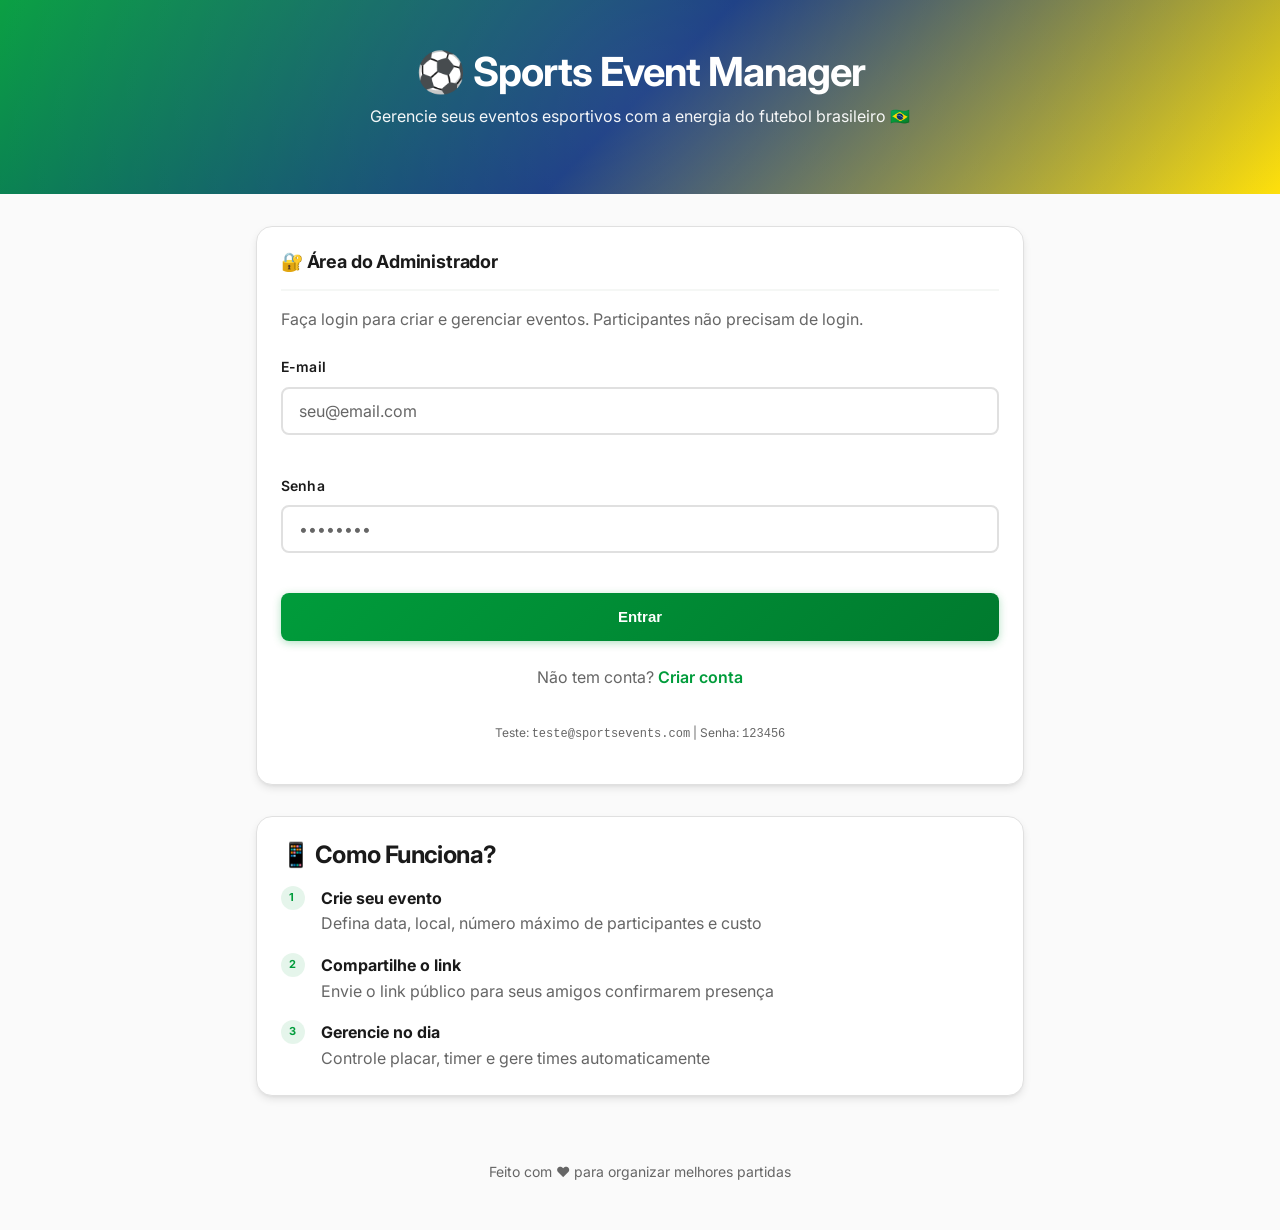
<file: index.html>
<!DOCTYPE html>
<html lang="pt-BR">
<head>
  <meta charset="UTF-8">
  <meta name="viewport" content="width=device-width, initial-scale=1.0">
  <meta name="description" content="Gerenciador de Eventos Esportivos - Organize suas partidas com facilidade">
  <meta name="theme-color" content="#009c3b">
  
  <title>Sports Event Manager - Painel Admin</title>
  
  <!-- Preconnect para performance -->
  <link rel="preconnect" href="https://fonts.googleapis.com">
  <link rel="preconnect" href="https://fonts.gstatic.com" crossorigin>
  <link href="https://fonts.googleapis.com/css2?family=Inter:wght@400;500;600;700&display=swap" rel="stylesheet">
  
  <!-- Styles -->
  <link rel="stylesheet" href="assets/css/style.css">
</head>
<body>
  <!-- Header -->
  <header class="page-header">
    <div class="page-header-content">
      <h1>⚽ Sports Event Manager</h1>
      <p class="text-muted" style="color: rgba(255,255,255,0.95); margin-top: var(--spacing-sm);">
        Gerencie seus eventos esportivos com a energia do futebol brasileiro 🇧🇷
      </p>
      <div id="user-info" class="user-info hidden"></div>
    </div>
  </header>

  <!-- Main Content -->
  <main class="main-content page-enter">
    <!-- Login Section -->
    <section id="login-section" class="mb-xl">
      <div class="card">
        <div class="card-header">
          <h3 class="card-title">🔐 Área do Administrador</h3>
        </div>
        <p class="text-muted mb-lg">
          Faça login para criar e gerenciar eventos. Participantes não precisam de login.
        </p>
        
        <form id="login-form" class="flex flex-col gap-md">
          <div class="form-group">
            <label class="form-label" for="login-email">E-mail</label>
            <input 
              type="email" 
              id="login-email" 
              class="form-input" 
              placeholder="seu@email.com"
              required
              autocomplete="email"
            >
          </div>
          
          <div class="form-group">
            <label class="form-label" for="login-password">Senha</label>
            <input 
              type="password" 
              id="login-password" 
              class="form-input" 
              placeholder="••••••••"
              required
              autocomplete="current-password"
            >
          </div>
          
          <button type="submit" class="btn btn-primary">
            Entrar
          </button>
          
          <p class="text-center text-muted mt-sm">
            Não tem conta? <a href="#" id="show-register-btn" class="link">Criar conta</a>
          </p>
          <p class="text-center text-xs text-muted">
            Teste: <code>teste@sportsevents.com</code> | Senha: <code>123456</code>
          </p>
        </form>
      </div>
    </section>

    <!-- Admin Panel (hidden until login) -->
    <section id="admin-panel" class="hidden">
      <div class="flex justify-between items-center mb-lg">
        <h2>Meus Eventos</h2>
        <div class="flex gap-sm">
          <button id="logout-btn" class="btn btn-secondary">
            Sair
          </button>
          <button id="create-event-btn" class="btn btn-primary">
            <span>➕</span> Novo Evento
          </button>
        </div>
      </div>

      <!-- Events List -->
      <div id="events-list" class="flex flex-col gap-md">
        <!-- Events will be rendered here -->
        <div class="skeleton skeleton-card"></div>
        <div class="skeleton skeleton-card"></div>
        <div class="skeleton skeleton-card"></div>
      </div>
    </section>

    <!-- Public Info -->
    <section class="mt-xl">
      <div class="card">
        <h3>📱 Como Funciona?</h3>
        <div class="flex flex-col gap-md mt-md">
          <div class="flex gap-md">
            <div class="badge badge-primary" style="min-width: 24px; height: 24px;">1</div>
            <div>
              <strong>Crie seu evento</strong>
              <p class="text-muted mb-0">Defina data, local, número máximo de participantes e custo</p>
            </div>
          </div>
          <div class="flex gap-md">
            <div class="badge badge-primary" style="min-width: 24px; height: 24px;">2</div>
            <div>
              <strong>Compartilhe o link</strong>
              <p class="text-muted mb-0">Envie o link público para seus amigos confirmarem presença</p>
            </div>
          </div>
          <div class="flex gap-md">
            <div class="badge badge-primary" style="min-width: 24px; height: 24px;">3</div>
            <div>
              <strong>Gerencie no dia</strong>
              <p class="text-muted mb-0">Controle placar, timer e gere times automaticamente</p>
            </div>
          </div>
        </div>
      </div>
    </section>
  </main>

  <!-- Footer -->
  <footer style="text-align: center; padding: var(--spacing-xl); color: var(--color-text-muted); font-size: 0.875rem;">
    <p>Feito com ❤️ para organizar melhores partidas</p>
  </footer>

  <!-- Scripts -->
  <script src="assets/js/script.js" type="module"></script>
  <script>
    // Botão de registro na página inicial
    document.getElementById('show-register-btn')?.addEventListener('click', (e) => {
      e.preventDefault();
      if (typeof showRegisterModal === 'function') {
        showRegisterModal();
      }
    });
  </script>
</body>
</html>
</file>
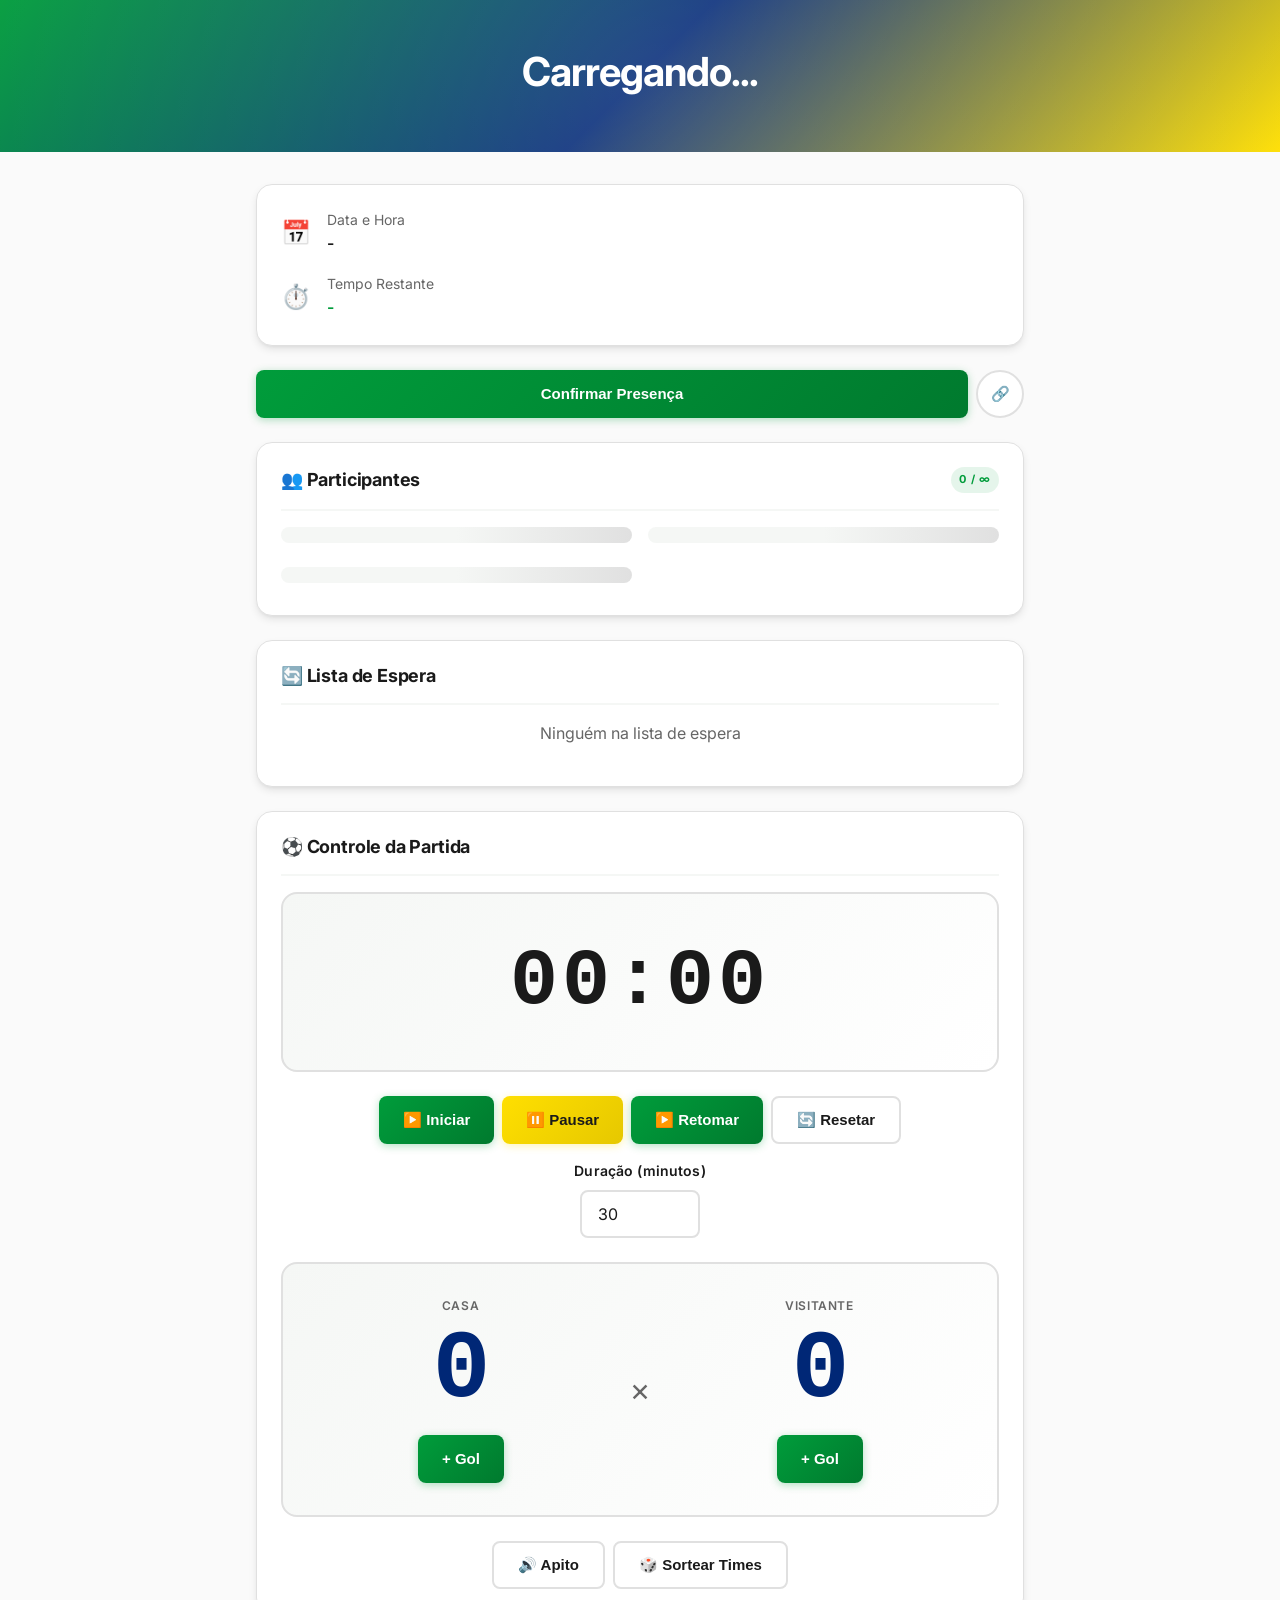
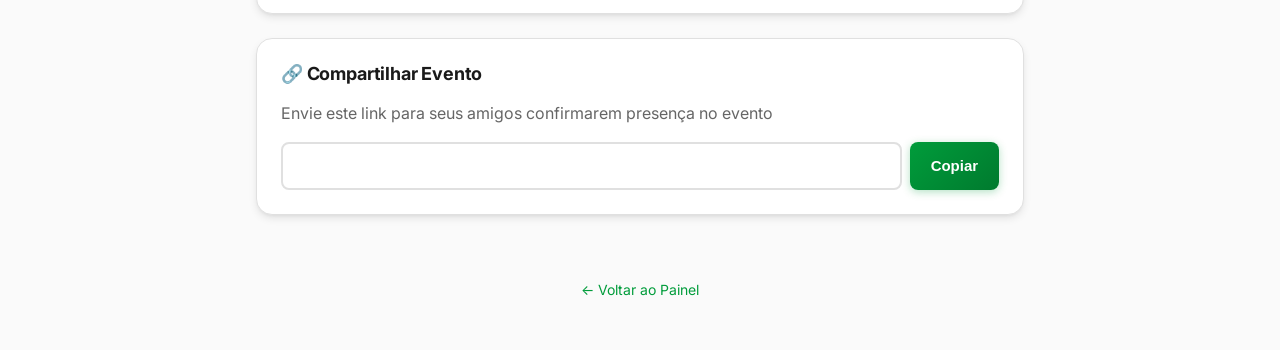
<file: evento.html>
<!DOCTYPE html>
<html lang="pt-BR">
<head>
  <meta charset="UTF-8">
  <meta name="viewport" content="width=device-width, initial-scale=1.0">
  <meta name="description" content="Detalhes do Evento Esportivo">
  <meta name="theme-color" content="#009c3b">
  
  <title>Detalhes do Evento - Sports Event Manager</title>
  
  <!-- Preconnect para performance -->
  <link rel="preconnect" href="https://fonts.googleapis.com">
  <link rel="preconnect" href="https://fonts.gstatic.com" crossorigin>
  <link href="https://fonts.googleapis.com/css2?family=Inter:wght@400;500;600;700&display=swap" rel="stylesheet">
  
  <!-- Styles -->
  <link rel="stylesheet" href="assets/css/style.css">
</head>
<body>
  <!-- Header -->
  <header class="page-header">
    <div class="page-header-content">
      <h1 id="event-name">Carregando...</h1>
      <div id="event-status" class="mt-sm"></div>
    </div>
  </header>

  <!-- Main Content -->
  <main class="main-content page-enter">
    <!-- Event Info Card -->
    <section class="card mb-lg">
      <div class="flex flex-col gap-md">
        <div class="flex items-center gap-md">
          <span style="font-size: 1.5rem;">📅</span>
          <div>
            <div class="text-muted" style="font-size: 0.875rem;">Data e Hora</div>
            <div id="event-date-time" style="font-weight: 600;">-</div>
          </div>
        </div>
        
        <div class="flex items-center gap-md">
          <span style="font-size: 1.5rem;">⏱️</span>
          <div>
            <div class="text-muted" style="font-size: 0.875rem;">Tempo Restante</div>
            <div id="event-countdown" style="font-weight: 600; color: var(--color-primary);">-</div>
          </div>
        </div>
        
        <div id="location-section" class="hidden flex items-center gap-md">
          <span style="font-size: 1.5rem;">📍</span>
          <div>
            <div class="text-muted" style="font-size: 0.875rem;">Local</div>
            <div id="event-location" style="font-weight: 600;">-</div>
          </div>
        </div>
        
        <div id="cost-section" class="hidden flex items-center gap-md">
          <span style="font-size: 1.5rem;">💰</span>
          <div>
            <div class="text-muted" style="font-size: 0.875rem;">Valor por Pessoa</div>
            <div id="value-per-person" style="font-weight: 600; color: var(--color-success);">-</div>
          </div>
        </div>
        
        <div id="description-section" class="hidden mt-md">
          <div class="text-muted" style="font-size: 0.875rem; margin-bottom: var(--spacing-sm);">Descrição</div>
          <p id="event-description" style="margin: 0; line-height: 1.6;">-</p>
        </div>
      </div>
    </section>

    <!-- Action Buttons -->
    <section class="flex gap-sm mb-lg">
      <button id="join-btn" class="btn btn-primary" style="flex: 1;">
        Confirmar Presença
      </button>
      <button id="share-btn" class="btn btn-secondary btn-icon" title="Compartilhar">
        🔗
      </button>
    </section>

    <!-- Participants Section -->
    <section class="card mb-lg">
      <div class="card-header">
        <h3 class="card-title">👥 Participantes</h3>
        <div class="badge badge-primary">
          <span id="participants-count">0</span>/<span id="max-participants">∞</span>
        </div>
      </div>
      
      <div id="participants-list" class="participants-grid">
        <!-- Participants will be rendered here -->
        <div class="skeleton skeleton-text"></div>
        <div class="skeleton skeleton-text"></div>
        <div class="skeleton skeleton-text"></div>
      </div>
    </section>

    <!-- Reserves Section -->
    <section id="reserves-section" class="card mb-lg">
      <div class="card-header">
        <h3 class="card-title">🔄 Lista de Espera</h3>
      </div>
      
      <div id="reserves-list" class="list">
        <!-- Reserves will be rendered here -->
        <p class="text-muted text-center">Ninguém na lista de espera</p>
      </div>
    </section>

    <!-- Map Section (hidden until join) -->
    <section id="map-section" class="card mb-lg hidden">
      <div class="card-header">
        <h3 class="card-title">🗺️ Localização</h3>
      </div>
      
      <div id="map-container" class="map-container">
        <!-- Google Maps will be loaded here -->
      </div>
    </section>

    <!-- Match Controls (admin only or after start) -->
    <section id="match-section" class="card mb-lg">
      <div class="card-header">
        <h3 class="card-title">⚽ Controle da Partida</h3>
      </div>
      
      <!-- Timer -->
      <div class="mb-lg">
        <div id="timer-display" class="timer-display mb-lg">
          00:00
        </div>
        
        <div class="flex gap-sm justify-center flex-wrap">
          <button id="start-match-btn" class="btn btn-success">
            ▶️ Iniciar
          </button>
          <button id="pause-match-btn" class="btn btn-warning">
            ⏸️ Pausar
          </button>
          <button id="resume-match-btn" class="btn btn-primary">
            ▶️ Retomar
          </button>
          <button id="reset-match-btn" class="btn btn-secondary">
            🔄 Resetar
          </button>
        </div>
        
        <div class="form-group mt-md text-center">
          <label class="form-label" for="match-duration">Duração (minutos)</label>
          <input type="number" id="match-duration" class="form-input" value="30" min="5" max="120" style="max-width: 120px; display: inline-block;">
        </div>
      </div>
      
      <!-- Scoreboard -->
      <div class="scoreboard mb-lg">
        <div class="score-team">
          <div class="score-label">Casa</div>
          <div id="home-score" class="score-value">0</div>
          <button id="home-goal-btn" class="btn btn-primary mt-sm">
            + Gol
          </button>
        </div>
        
        <div class="text-muted" style="font-size: 2rem;">×</div>
        
        <div class="score-team">
          <div class="score-label">Visitante</div>
          <div id="away-score" class="score-value">0</div>
          <button id="away-goal-btn" class="btn btn-primary mt-sm">
            + Gol
          </button>
        </div>
      </div>
      
      <!-- Additional Controls -->
      <div class="flex gap-sm justify-center flex-wrap">
        <button id="whistle-btn" class="btn btn-secondary">
          🔊 Apito
        </button>
        <button onclick="generateTeamsForEvent()" class="btn btn-secondary">
          🎲 Sortear Times
        </button>
      </div>
    </section>

    <!-- Share Link -->
    <section class="card">
      <h3 class="card-title mb-md">🔗 Compartilhar Evento</h3>
      <p class="text-muted mb-md">
        Envie este link para seus amigos confirmarem presença no evento
      </p>
      <div class="flex gap-sm">
        <input 
          type="text" 
          id="share-link" 
          class="form-input" 
          readonly
          onclick="this.select()"
          value=""
        >
        <button id="copy-link-btn" class="btn btn-primary" onclick="handleShare()">
          Copiar
        </button>
      </div>
    </section>
  </main>

  <!-- Footer -->
  <footer style="text-align: center; padding: var(--spacing-xl); color: var(--color-text-muted); font-size: 0.875rem;">
    <p><a href="index.html">← Voltar ao Painel</a></p>
  </footer>

  <!-- Scripts -->
  <script src="assets/js/script.js" type="module"></script>
</body>
</html>
</file>
<file: assets/css/style.css>
/* ============================================
   DESIGN SYSTEM - CORES DO BRASIL
   ============================================ */
:root {
  /* Cores Primárias - Verde Brasil */
  --color-primary: #009c3b;
  --color-primary-hover: #007a2e;
  --color-primary-light: rgba(0, 156, 59, 0.1);
  --color-primary-glow: rgba(0, 156, 59, 0.3);
  
  /* Cores Secundárias - Amarelo Ouro */
  --color-secondary: #ffdf00;
  --color-secondary-hover: #e6c800;
  --color-secondary-light: rgba(255, 223, 0, 0.1);
  
  /* Cor de Destaque - Azul Celeste */
  --color-accent: #002776;
  --color-accent-hover: #001f5c;
  --color-accent-light: rgba(0, 39, 118, 0.1);
  
  /* Cores Neutras */
  --color-bg: #fafafa;
  --color-surface: #ffffff;
  --color-surface-2: #f5f7f5;
  --color-text: #1a1a1a;
  --color-text-muted: #666666;
  --color-text-disabled: #999999;
  --color-border: #e0e0e0;
  --color-border-focus: #009c3b;
  
  /* Cores Semânticas */
  --color-success: #009c3b;
  --color-success-bg: rgba(0, 156, 59, 0.1);
  --color-warning: #ffdf00;
  --color-warning-bg: rgba(255, 223, 0, 0.15);
  --color-error: #dc3545;
  --color-error-bg: rgba(220, 53, 69, 0.1);
  --color-info: #002776;
  --color-info-bg: rgba(0, 39, 118, 0.1);
  
  /* Espaçamento */
  --spacing-xs: 0.25rem;
  --spacing-sm: 0.5rem;
  --spacing-md: 1rem;
  --spacing-lg: 1.5rem;
  --spacing-xl: 2rem;
  --spacing-2xl: 3rem;
  --spacing-3xl: 4rem;
  
  /* Border Radius */
  --radius-sm: 0.375rem;
  --radius-md: 0.5rem;
  --radius-lg: 0.75rem;
  --radius-xl: 1rem;
  --radius-2xl: 1.5rem;
  --radius-full: 9999px;
  
  /* Sombras */
  --shadow-xs: 0 1px 2px 0 rgb(0 0 0 / 0.05);
  --shadow-sm: 0 2px 4px 0 rgb(0 0 0 / 0.06), 0 1px 2px 0 rgb(0 0 0 / 0.04);
  --shadow-md: 0 4px 8px -1px rgb(0 0 0 / 0.1), 0 2px 4px -2px rgb(0 0 0 / 0.08);
  --shadow-lg: 0 10px 16px -4px rgb(0 0 0 / 0.12), 0 4px 8px -4px rgb(0 0 0 / 0.08);
  --shadow-xl: 0 20px 28px -8px rgb(0 0 0 / 0.14), 0 8px 12px -6px rgb(0 0 0 / 0.08);
  --shadow-2xl: 0 24px 40px -12px rgb(0 0 0 / 0.16), 0 10px 16px -8px rgb(0 0 0 / 0.1);
  --shadow-glow: 0 0 24px var(--color-primary-glow);
  
  /* Tipografia */
  --font-sans: 'Inter', system-ui, -apple-system, BlinkMacSystemFont, 'Segoe UI', Roboto, sans-serif;
  --font-mono: 'JetBrains Mono', 'Fira Code', Consolas, monospace;
  
  /* Transições */
  --transition-fast: 150ms cubic-bezier(0.4, 0, 0.2, 1);
  --transition-base: 250ms cubic-bezier(0.4, 0, 0.2, 1);
  --transition-slow: 350ms cubic-bezier(0.4, 0, 0.2, 1);
  --transition-bounce: 500ms cubic-bezier(0.34, 1.56, 0.64, 1);
  --transition-smooth: 400ms cubic-bezier(0.25, 0.1, 0.25, 1);
  
  /* Z-index layers */
  --z-dropdown: 100;
  --z-sticky: 200;
  --z-modal-overlay: 1000;
  --z-toast: 9999;
}

/* Dark Mode Automático */
@media (prefers-color-scheme: dark) {
  :root {
    --color-bg: #0a0a0b;
    --color-surface: #161618;
    --color-surface-2: #202022;
    --color-text: #f0f0f0;
    --color-text-muted: #a0a0a0;
    --color-text-disabled: #666666;
    --color-border: #333333;
    --color-primary-light: rgba(0, 156, 59, 0.15);
    --color-success-bg: rgba(0, 156, 59, 0.15);
    --color-warning-bg: rgba(255, 223, 0, 0.12);
    --color-error-bg: rgba(220, 53, 69, 0.12);
    --color-info-bg: rgba(0, 39, 118, 0.15);
    --shadow-xs: 0 1px 2px 0 rgb(0 0 0 / 0.2);
    --shadow-sm: 0 2px 4px 0 rgb(0 0 0 / 0.25);
    --shadow-md: 0 4px 8px -1px rgb(0 0 0 / 0.3);
    --shadow-lg: 0 10px 16px -4px rgb(0 0 0 / 0.35);
    --shadow-xl: 0 20px 28px -8px rgb(0 0 0 / 0.4);
  }
}

/* ============================================
   RESET & BASE
   ============================================ */
*, *::before, *::after {
  box-sizing: border-box;
  margin: 0;
  padding: 0;
}

html {
  font-size: 16px;
  -webkit-font-smoothing: antialiased;
  -moz-osx-font-smoothing: grayscale;
  scroll-behavior: smooth;
}

body {
  font-family: var(--font-sans);
  background-color: var(--color-bg);
  color: var(--color-text);
  line-height: 1.6;
  min-height: 100vh;
  overflow-x: hidden;
}

/* ============================================
   TIPOGRAFIA
   ============================================ */
h1, h2, h3, h4, h5, h6 {
  font-weight: 700;
  line-height: 1.2;
  letter-spacing: -0.025em;
}

h1 { font-size: clamp(1.75rem, 4vw, 2.5rem); }
h2 { font-size: clamp(1.5rem, 3vw, 2rem); }
h3 { font-size: clamp(1.25rem, 2.5vw, 1.5rem); }
h4 { font-size: clamp(1.125rem, 2vw, 1.25rem); }

p { margin-bottom: var(--spacing-md); }

a {
  color: var(--color-primary);
  text-decoration: none;
  transition: color var(--transition-fast);
}

a:hover { color: var(--color-primary-hover); }

/* ============================================
   LAYOUT
   ============================================ */
.container {
  width: 100%;
  max-width: 1200px;
  margin: 0 auto;
  padding: 0 var(--spacing-md);
}

.page-header {
  background: linear-gradient(135deg, var(--color-primary) 0%, var(--color-accent) 50%, var(--color-secondary) 100%);
  color: white;
  padding: var(--spacing-2xl) var(--spacing-md);
  text-align: center;
  position: relative;
  overflow: hidden;
}

.page-header::before {
  content: '';
  position: absolute;
  top: -50%;
  left: -50%;
  width: 200%;
  height: 200%;
  background: radial-gradient(circle, rgba(255,255,255,0.15) 0%, transparent 70%);
  animation: shimmer 15s linear infinite;
}

@keyframes shimmer {
  0% { transform: rotate(0deg); }
  100% { transform: rotate(360deg); }
}

.page-header-content {
  position: relative;
  z-index: 1;
}

.main-content {
  padding: var(--spacing-xl) var(--spacing-md);
  max-width: 800px;
  margin: 0 auto;
}

/* ============================================
   COMPONENTES - BOTÕES
   ============================================ */
.btn {
  display: inline-flex;
  align-items: center;
  justify-content: center;
  gap: var(--spacing-sm);
  padding: var(--spacing-sm) var(--spacing-lg);
  font-size: 0.9375rem;
  font-weight: 600;
  line-height: 1.5;
  border: none;
  border-radius: var(--radius-md);
  cursor: pointer;
  transition: all var(--transition-fast);
  min-height: 48px;
  min-width: 48px;
  position: relative;
  overflow: hidden;
  will-change: transform, box-shadow;
  backface-visibility: hidden;
}

.btn::before {
  content: '';
  position: absolute;
  inset: 0;
  background: linear-gradient(180deg, rgba(255,255,255,0.1), transparent);
  opacity: 0;
  transition: opacity var(--transition-fast);
}

.btn:hover::before {
  opacity: 1;
}

.btn:active {
  transform: scale(0.97);
}

.btn:focus-visible {
  outline: 2px solid var(--color-primary);
  outline-offset: 2px;
}

.btn-primary {
  background: linear-gradient(135deg, var(--color-primary) 0%, var(--color-primary-hover) 100%);
  color: white;
  box-shadow: 0 2px 8px var(--color-primary-glow);
}

.btn-primary:hover {
  box-shadow: 0 4px 16px var(--color-primary-glow);
  transform: translateY(-2px);
}

.btn-secondary {
  background: var(--color-surface);
  color: var(--color-text);
  border: 2px solid var(--color-border);
}

.btn-secondary:hover {
  background: var(--color-surface-2);
  border-color: var(--color-primary);
  transform: translateY(-1px);
}

.btn-success {
  background: linear-gradient(135deg, var(--color-success) 0%, #007a2e 100%);
  color: white;
  box-shadow: 0 2px 8px rgba(0, 156, 59, 0.3);
}

.btn-success:hover {
  box-shadow: 0 4px 16px rgba(0, 156, 59, 0.4);
  transform: translateY(-2px);
}

.btn-danger {
  background: linear-gradient(135deg, var(--color-error) 0%, #c82333 100%);
  color: white;
  box-shadow: 0 2px 8px rgba(220, 53, 69, 0.3);
}

.btn-danger:hover {
  box-shadow: 0 4px 16px rgba(220, 53, 69, 0.4);
  transform: translateY(-2px);
}

.btn-warning {
  background: linear-gradient(135deg, var(--color-warning) 0%, var(--color-secondary-hover) 100%);
  color: #1a1a1a;
  box-shadow: 0 2px 8px rgba(255, 223, 0, 0.3);
}

.btn-warning:hover {
  box-shadow: 0 4px 16px rgba(255, 223, 0, 0.4);
  transform: translateY(-2px);
}

.btn-accent {
  background: linear-gradient(135deg, var(--color-accent) 0%, var(--color-accent-hover) 100%);
  color: white;
  box-shadow: 0 2px 8px rgba(0, 39, 118, 0.3);
}

.btn-accent:hover {
  box-shadow: 0 4px 16px rgba(0, 39, 118, 0.4);
  transform: translateY(-2px);
}

.btn-icon {
  padding: var(--spacing-sm);
  border-radius: var(--radius-full);
  aspect-ratio: 1;
}

.btn:disabled {
  opacity: 0.5;
  cursor: not-allowed;
  transform: none !important;
  box-shadow: none !important;
}

/* Ripple Effect */
.btn .ripple {
  position: absolute;
  border-radius: 50%;
  background: rgba(255, 255, 255, 0.5);
  transform: scale(0);
  animation: ripple-animation 0.6s ease-out;
  pointer-events: none;
}

@keyframes ripple-animation {
  to {
    transform: scale(4);
    opacity: 0;
  }
}

/* ============================================
   COMPONENTES - CARDS
   ============================================ */
.card {
  background: var(--color-surface);
  border-radius: var(--radius-xl);
  box-shadow: var(--shadow-md);
  padding: var(--spacing-lg);
  transition: all var(--transition-base);
  border: 1px solid var(--color-border);
  will-change: box-shadow, transform;
}

.card:hover {
  box-shadow: var(--shadow-lg);
  transform: translateY(-2px);
}

.card-header {
  display: flex;
  justify-content: space-between;
  align-items: center;
  margin-bottom: var(--spacing-md);
  padding-bottom: var(--spacing-md);
  border-bottom: 2px solid var(--color-surface-2);
  gap: var(--spacing-sm);
}

.card-title {
  font-size: 1.125rem;
  font-weight: 700;
  color: var(--color-text);
  letter-spacing: -0.01em;
}

/* ============================================
   COMPONENTES - FORMULÁRIOS
   ============================================ */
.form-group {
  margin-bottom: var(--spacing-lg);
  position: relative;
}

.form-label {
  display: block;
  font-weight: 600;
  margin-bottom: var(--spacing-sm);
  color: var(--color-text);
  font-size: 0.875rem;
  letter-spacing: 0.01em;
}

.form-input,
.form-select,
.form-textarea {
  width: 100%;
  padding: var(--spacing-sm) var(--spacing-md);
  font-size: 1rem;
  font-family: inherit;
  background: var(--color-surface);
  border: 2px solid var(--color-border);
  border-radius: var(--radius-md);
  color: var(--color-text);
  transition: all var(--transition-fast);
  min-height: 48px;
  will-change: border-color, box-shadow;
}

.form-input:focus,
.form-select:focus,
.form-textarea:focus {
  outline: none;
  border-color: var(--color-primary);
  box-shadow: 0 0 0 4px var(--color-primary-light);
}

.form-input::placeholder {
  color: var(--color-text-muted);
}

.form-input.error,
.form-select.error {
  border-color: var(--color-error);
  animation: shake 0.3s ease-in-out;
}

@keyframes shake {
  0%, 100% { transform: translateX(0); }
  25% { transform: translateX(-4px); }
  75% { transform: translateX(4px); }
}

.form-input.success,
.form-select.success {
  border-color: var(--color-success);
}

.form-hint {
  font-size: 0.75rem;
  color: var(--color-text-muted);
  margin-top: var(--spacing-xs);
  line-height: 1.4;
}

.form-error {
  font-size: 0.75rem;
  color: var(--color-error);
  margin-top: var(--spacing-xs);
  display: flex;
  align-items: center;
  gap: var(--spacing-xs);
  animation: fadeIn 0.2s ease-out;
}

@keyframes fadeIn {
  from { opacity: 0; }
  to { opacity: 1; }
}

/* Toggle Switch Moderno */
.toggle {
  position: relative;
  display: inline-block;
  width: 56px;
  height: 30px;
}

.toggle input {
  opacity: 0;
  width: 0;
  height: 0;
}

.toggle-slider {
  position: absolute;
  cursor: pointer;
  inset: 0;
  background-color: var(--color-border);
  border-radius: var(--radius-full);
  transition: all var(--transition-base);
  box-shadow: inset 0 1px 3px rgba(0,0,0,0.1);
}

.toggle-slider:before {
  position: absolute;
  content: "";
  height: 24px;
  width: 24px;
  left: 3px;
  bottom: 3px;
  background-color: white;
  border-radius: 50%;
  transition: all var(--transition-bounce);
  box-shadow: 0 2px 4px rgba(0,0,0,0.2);
}

input:checked + .toggle-slider {
  background: linear-gradient(135deg, var(--color-primary), var(--color-primary-hover));
  box-shadow: 0 0 8px var(--color-primary-glow);
}

input:checked + .toggle-slider:before {
  transform: translateX(26px);
}

/* ============================================
   COMPONENTES - LISTAS
   ============================================ */
.list {
  list-style: none;
  display: flex;
  flex-direction: column;
  gap: var(--spacing-sm);
}

.list-item {
  display: flex;
  align-items: center;
  justify-content: space-between;
  padding: var(--spacing-md) var(--spacing-lg);
  background: var(--color-surface-2);
  border-radius: var(--radius-md);
  transition: all var(--transition-fast);
  animation: slideIn 0.3s cubic-bezier(0.4, 0, 0.2, 1);
  will-change: transform, opacity;
}

@keyframes slideIn {
  from {
    opacity: 0;
    transform: translateX(-16px);
  }
  to {
    opacity: 1;
    transform: translateX(0);
  }
}

.list-item:hover {
  background: var(--color-border);
  transform: translateX(4px);
}

.list-item.removing {
  animation: slideOut 0.3s cubic-bezier(0.4, 0, 0.2, 1) forwards;
}

@keyframes slideOut {
  to {
    opacity: 0;
    transform: translateX(16px);
  }
}

/* ============================================
   COMPONENTES - BADGES
   ============================================ */
.badge {
  display: inline-flex;
  align-items: center;
  gap: var(--spacing-xs);
  padding: var(--spacing-xs) var(--spacing-sm);
  font-size: 0.6875rem;
  font-weight: 700;
  border-radius: var(--radius-full);
  text-transform: uppercase;
  letter-spacing: 0.05em;
  transition: all var(--transition-fast);
}

.badge-primary {
  background: var(--color-primary-light);
  color: var(--color-primary);
}

.badge-success {
  background: var(--color-success-bg);
  color: var(--color-success);
}

.badge-warning {
  background: var(--color-warning-bg);
  color: #8a7200;
}

.badge-error {
  background: var(--color-error-bg);
  color: var(--color-error);
}

.badge-info {
  background: var(--color-info-bg);
  color: var(--color-accent);
}

/* ============================================
   COMPONENTES - TOASTS
   ============================================ */
.toast-container {
  position: fixed;
  bottom: var(--spacing-xl);
  right: var(--spacing-lg);
  z-index: var(--z-toast);
  display: flex;
  flex-direction: column;
  gap: var(--spacing-sm);
  max-width: 420px;
  pointer-events: none;
}

.toast {
  display: flex;
  align-items: center;
  gap: var(--spacing-md);
  padding: var(--spacing-md) var(--spacing-lg);
  background: var(--color-surface);
  border-radius: var(--radius-lg);
  box-shadow: var(--shadow-2xl);
  border-left: 4px solid;
  animation: toastSlideIn 0.35s cubic-bezier(0.4, 0, 0.2, 1);
  min-width: 320px;
  pointer-events: auto;
  will-change: transform, opacity;
  backdrop-filter: blur(8px);
}

.toast.toast-hiding {
  animation: toastSlideOut 0.3s cubic-bezier(0.4, 0, 0.2, 1) forwards;
}

@keyframes toastSlideIn {
  from {
    opacity: 0;
    transform: translateX(calc(100% + var(--spacing-lg)));
  }
  to {
    opacity: 1;
    transform: translateX(0);
  }
}

@keyframes toastSlideOut {
  from {
    opacity: 1;
    transform: translateX(0);
  }
  to {
    opacity: 0;
    transform: translateX(calc(100% + var(--spacing-lg)));
  }
}

.toast-success { 
  border-color: var(--color-success);
  background: linear-gradient(90deg, var(--color-success-bg), var(--color-surface));
}
.toast-error { 
  border-color: var(--color-error);
  background: linear-gradient(90deg, var(--color-error-bg), var(--color-surface));
}
.toast-warning { 
  border-color: var(--color-warning);
  background: linear-gradient(90deg, var(--color-warning-bg), var(--color-surface));
}
.toast-info { 
  border-color: var(--color-info);
  background: linear-gradient(90deg, var(--color-info-bg), var(--color-surface));
}

.toast-icon {
  font-size: 1.25rem;
  flex-shrink: 0;
  width: 28px;
  height: 28px;
  display: flex;
  align-items: center;
  justify-content: center;
  border-radius: var(--radius-full);
  background: currentColor;
  color: white;
}

.toast-success .toast-icon { background: var(--color-success); }
.toast-error .toast-icon { background: var(--color-error); }
.toast-warning .toast-icon { background: var(--color-warning); }
.toast-info .toast-icon { background: var(--color-accent); }

.toast-content {
  flex: 1;
  min-width: 0;
}

.toast-title {
  font-weight: 700;
  font-size: 0.875rem;
  color: var(--color-text);
  margin-bottom: 2px;
}

.toast-message {
  font-size: 0.8125rem;
  color: var(--color-text-muted);
  line-height: 1.4;
}

.toast-action {
  padding: var(--spacing-xs) var(--spacing-sm);
  font-size: 0.75rem;
  font-weight: 600;
  color: var(--color-primary);
  background: transparent;
  border: 1px solid var(--color-primary);
  border-radius: var(--radius-sm);
  cursor: pointer;
  transition: all var(--transition-fast);
  white-space: nowrap;
}

.toast-action:hover {
  background: var(--color-primary);
  color: white;
  transform: scale(1.05);
}

/* ============================================
   COMPONENTES - MODAIS
   ============================================ */
.modal-overlay {
  position: fixed;
  inset: 0;
  background: rgba(0, 0, 0, 0.6);
  backdrop-filter: blur(8px);
  z-index: var(--z-modal-overlay);
  display: flex;
  align-items: center;
  justify-content: center;
  padding: var(--spacing-lg);
  opacity: 0;
  visibility: hidden;
  transition: all var(--transition-base);
}

.modal-overlay.active {
  opacity: 1;
  visibility: visible;
}

.modal {
  background: var(--color-surface);
  border-radius: var(--radius-2xl);
  box-shadow: var(--shadow-2xl);
  max-width: 520px;
  width: 100%;
  max-height: 90vh;
  overflow-y: auto;
  transform: scale(0.92) translateY(24px);
  transition: all var(--transition-base);
  will-change: transform, opacity;
}

.modal-overlay.active .modal {
  transform: scale(1) translateY(0);
}

.modal-header {
  display: flex;
  justify-content: space-between;
  align-items: center;
  padding: var(--spacing-xl);
  border-bottom: 1px solid var(--color-border);
  gap: var(--spacing-md);
}

.modal-title {
  font-size: 1.25rem;
  font-weight: 700;
  color: var(--color-text);
  letter-spacing: -0.01em;
}

.modal-close {
  width: 40px;
  height: 40px;
  border-radius: var(--radius-full);
  border: none;
  background: var(--color-surface-2);
  color: var(--color-text);
  cursor: pointer;
  display: flex;
  align-items: center;
  justify-content: center;
  transition: all var(--transition-fast);
  font-size: 1.5rem;
  line-height: 1;
}

.modal-close:hover {
  background: var(--color-error);
  color: white;
  transform: rotate(90deg);
}

.modal-body {
  padding: var(--spacing-xl);
}

.modal-footer {
  display: flex;
  justify-content: flex-end;
  gap: var(--spacing-sm);
  padding: var(--spacing-xl);
  border-top: 1px solid var(--color-border);
  background: var(--color-surface-2);
}

/* ============================================
   COMPONENTES - SKELETON LOADING
   ============================================ */
.skeleton {
  background: linear-gradient(
    90deg,
    var(--color-surface-2) 25%,
    var(--color-border) 50%,
    var(--color-surface-2) 75%
  );
  background-size: 200% 100%;
  animation: skeleton-loading 1.5s ease-in-out infinite;
  border-radius: var(--radius-md);
}

@keyframes skeleton-loading {
  0% { background-position: 200% 0; }
  100% { background-position: -200% 0; }
}

.skeleton-text {
  height: 1rem;
  margin-bottom: var(--spacing-sm);
}

.skeleton-title {
  height: 1.5rem;
  width: 60%;
  margin-bottom: var(--spacing-md);
}

.skeleton-card {
  height: 150px;
  margin-bottom: var(--spacing-md);
}

/* ============================================
   COMPONENTES - TIMER
   ============================================ */
.timer-display {
  font-family: var(--font-mono);
  font-size: clamp(2.5rem, 10vw, 5rem);
  font-weight: 800;
  text-align: center;
  padding: var(--spacing-lg) var(--spacing-md);
  background: linear-gradient(135deg, var(--color-surface-2), var(--color-surface));
  border-radius: var(--radius-xl);
  letter-spacing: 0.05em;
  border: 2px solid var(--color-border);
  transition: all var(--transition-fast);
}

.timer-running {
  color: var(--color-success);
  border-color: var(--color-success);
  box-shadow: 0 0 24px rgba(0, 156, 59, 0.2);
  animation: pulse-glow 2s ease-in-out infinite;
}

@keyframes pulse-glow {
  0%, 100% { 
    box-shadow: 0 0 24px rgba(0, 156, 59, 0.2);
    transform: scale(1);
  }
  50% { 
    box-shadow: 0 0 32px rgba(0, 156, 59, 0.3);
    transform: scale(1.02);
  }
}

.timer-paused {
  color: var(--color-warning);
  border-color: var(--color-warning);
}

.timer-finished {
  color: var(--color-error);
  border-color: var(--color-error);
  animation: shake 0.5s ease-in-out;
}

/* ============================================
   COMPONENTES - PLACAR
   ============================================ */
.scoreboard {
  display: grid;
  grid-template-columns: 1fr auto 1fr;
  gap: var(--spacing-lg);
  align-items: center;
  padding: var(--spacing-xl);
  background: linear-gradient(135deg, var(--color-surface-2), var(--color-surface));
  border-radius: var(--radius-xl);
  border: 2px solid var(--color-border);
}

.score-team {
  text-align: center;
  display: flex;
  flex-direction: column;
  align-items: center;
  gap: var(--spacing-sm);
}

.score-value {
  font-family: var(--font-mono);
  font-size: clamp(3.5rem, 12vw, 6rem);
  font-weight: 800;
  color: var(--color-accent);
  line-height: 1;
  letter-spacing: -0.02em;
  transition: all var(--transition-fast);
}

.score-value.pulse {
  animation: scorePulse 0.4s cubic-bezier(0.34, 1.56, 0.64, 1);
}

@keyframes scorePulse {
  0% { transform: scale(1); }
  50% { transform: scale(1.2); }
  100% { transform: scale(1); }
}

.score-label {
  font-size: 0.75rem;
  font-weight: 600;
  color: var(--color-text-muted);
  text-transform: uppercase;
  letter-spacing: 0.05em;
}

.score-controls {
  display: flex;
  flex-direction: column;
  gap: var(--spacing-sm);
}

/* ============================================
   COMPONENTES - PARTICIPANTES
   ============================================ */
.participants-grid {
  display: grid;
  grid-template-columns: repeat(auto-fill, minmax(280px, 1fr));
  gap: var(--spacing-md);
}

.participant-card {
  display: flex;
  align-items: center;
  gap: var(--spacing-md);
  padding: var(--spacing-md) var(--spacing-lg);
  background: var(--color-surface);
  border-radius: var(--radius-lg);
  border: 1px solid var(--color-border);
  transition: all var(--transition-fast);
  will-change: transform, box-shadow, border-color;
}

.participant-card:hover {
  border-color: var(--color-primary);
  box-shadow: var(--shadow-md);
  transform: translateY(-2px);
}

.participant-avatar {
  width: 48px;
  height: 48px;
  border-radius: var(--radius-full);
  background: linear-gradient(135deg, var(--color-primary), var(--color-accent));
  color: white;
  display: flex;
  align-items: center;
  justify-content: center;
  font-weight: 700;
  font-size: 1.125rem;
  flex-shrink: 0;
  box-shadow: 0 2px 8px rgba(0, 156, 59, 0.3);
}

.participant-info {
  flex: 1;
  min-width: 0;
}

.participant-name {
  font-weight: 600;
  white-space: nowrap;
  overflow: hidden;
  text-overflow: ellipsis;
  color: var(--color-text);
}

.participant-status {
  font-size: 0.75rem;
  color: var(--color-text-muted);
  margin-top: 2px;
}

.participant-actions {
  display: flex;
  gap: var(--spacing-xs);
}

/* ============================================
   COMPONENTES - MAPA
   ============================================ */
.map-container {
  width: 100%;
  height: 320px;
  border-radius: var(--radius-lg);
  overflow: hidden;
  margin-top: var(--spacing-lg);
  background: var(--color-surface-2);
  border: 2px solid var(--color-border);
}

.map-placeholder {
  height: 100%;
  display: flex;
  flex-direction: column;
  align-items: center;
  justify-content: center;
  color: var(--color-text-muted);
  padding: var(--spacing-lg);
  text-align: center;
}

.map-placeholder-icon {
  font-size: 3rem;
  margin-bottom: var(--spacing-md);
  opacity: 0.5;
}

/* ============================================
   UTILITÁRIOS
   ============================================ */
.text-center { text-align: center; }
.text-muted { color: var(--color-text-muted); }
.text-success { color: var(--color-success); }
.text-error { color: var(--color-error); }
.text-warning { color: var(--color-warning); }

.mt-sm { margin-top: var(--spacing-sm); }
.mt-md { margin-top: var(--spacing-md); }
.mt-lg { margin-top: var(--spacing-lg); }
.mt-xl { margin-top: var(--spacing-xl); }
.mb-0 { margin-bottom: 0; }
.mb-sm { margin-bottom: var(--spacing-sm); }
.mb-md { margin-bottom: var(--spacing-md); }
.mb-lg { margin-bottom: var(--spacing-lg); }
.mb-xl { margin-bottom: var(--spacing-xl); }

.flex { display: flex; }
.flex-col { flex-direction: column; }
.items-center { align-items: center; }
.justify-between { justify-content: space-between; }
.justify-center { justify-content: center; }
.gap-sm { gap: var(--spacing-sm); }
.gap-md { gap: var(--spacing-md); }
.gap-lg { gap: var(--spacing-lg); }
.flex-wrap { flex-wrap: wrap; }

.hidden { display: none !important; }
.sr-only {
  position: absolute;
  width: 1px;
  height: 1px;
  padding: 0;
  margin: -1px;
  overflow: hidden;
  clip: rect(0, 0, 0, 0);
  white-space: nowrap;
  border: 0;
}

.text-xs { font-size: 0.75rem; }

/* ============================================
   RESPONSIVIDADE
   ============================================ */
@media (max-width: 640px) {
  .container {
    padding: 0 var(--spacing-sm);
  }
  
  .page-header {
    padding: var(--spacing-xl) var(--spacing-sm);
  }
  
  .main-content {
    padding: var(--spacing-lg) var(--spacing-sm);
  }
  
  .card {
    padding: var(--spacing-md);
  }
  
  .scoreboard {
    grid-template-columns: 1fr;
    gap: var(--spacing-md);
  }
  
  .score-controls {
    flex-direction: row;
    justify-content: center;
  }
  
  .toast-container {
    left: var(--spacing-md);
    right: var(--spacing-md);
    max-width: none;
    bottom: var(--spacing-lg);
  }
  
  .toast {
    min-width: auto;
  }
  
  .modal {
    margin: var(--spacing-sm);
    max-height: calc(100vh - var(--spacing-xl));
  }
  
  .participants-grid {
    grid-template-columns: 1fr;
  }
}

/* ============================================
   ANIMAÇÕES DE PÁGINA
   ============================================ */
.page-enter {
  animation: pageEnter 0.5s cubic-bezier(0.4, 0, 0.2, 1);
}

@keyframes pageEnter {
  from {
    opacity: 0;
    transform: translateY(24px);
  }
  to {
    opacity: 1;
    transform: translateY(0);
  }
}

/* Fade In Up para elementos */
.fade-in-up {
  animation: fadeInUp 0.5s cubic-bezier(0.4, 0, 0.2, 1);
}

@keyframes fadeInUp {
  from {
    opacity: 0;
    transform: translateY(30px);
  }
  to {
    opacity: 1;
    transform: translateY(0);
  }
}

/* ============================================
   FOCUS VISIBLE
   ============================================ */
:focus-visible {
  outline: 2px solid var(--color-primary);
  outline-offset: 2px;
}

button:focus-visible,
a:focus-visible,
input:focus-visible,
select:focus-visible,
textarea:focus-visible {
  outline: 2px solid var(--color-primary);
  outline-offset: 2px;
}

/* ============================================
   SCROLLBAR PERSONALIZADA
   ============================================ */
::-webkit-scrollbar {
  width: 8px;
  height: 8px;
}

::-webkit-scrollbar-track {
  background: var(--color-surface-2);
  border-radius: var(--radius-full);
}

::-webkit-scrollbar-thumb {
  background: var(--color-border);
  border-radius: var(--radius-full);
}

::-webkit-scrollbar-thumb:hover {
  background: var(--color-text-muted);
}

/* ============================================
   USER INFO
   ============================================ */
.user-info {
  display: inline-block;
  padding: var(--spacing-xs) var(--spacing-md);
  background: rgba(255, 255, 255, 0.15);
  border-radius: var(--radius-full);
  font-size: 0.875rem;
  color: white;
  margin-top: var(--spacing-sm);
  animation: fadeIn 0.3s ease-out;
  backdrop-filter: blur(4px);
}

.user-info:not(.hidden) {
  display: inline-block;
}

/* ============================================
   LINKS
   ============================================ */
.link {
  color: var(--color-primary);
  text-decoration: none;
  font-weight: 600;
  transition: all var(--transition-fast);
  position: relative;
}

.link::after {
  content: '';
  position: absolute;
  bottom: -2px;
  left: 0;
  width: 0;
  height: 2px;
  background: var(--color-primary);
  transition: width var(--transition-base);
}

.link:hover {
  color: var(--color-accent);
}

.link:hover::after {
  width: 100%;
}

.link:focus-visible {
  outline: 2px solid var(--color-primary);
  outline-offset: 2px;
  border-radius: 2px;
}
</file>
